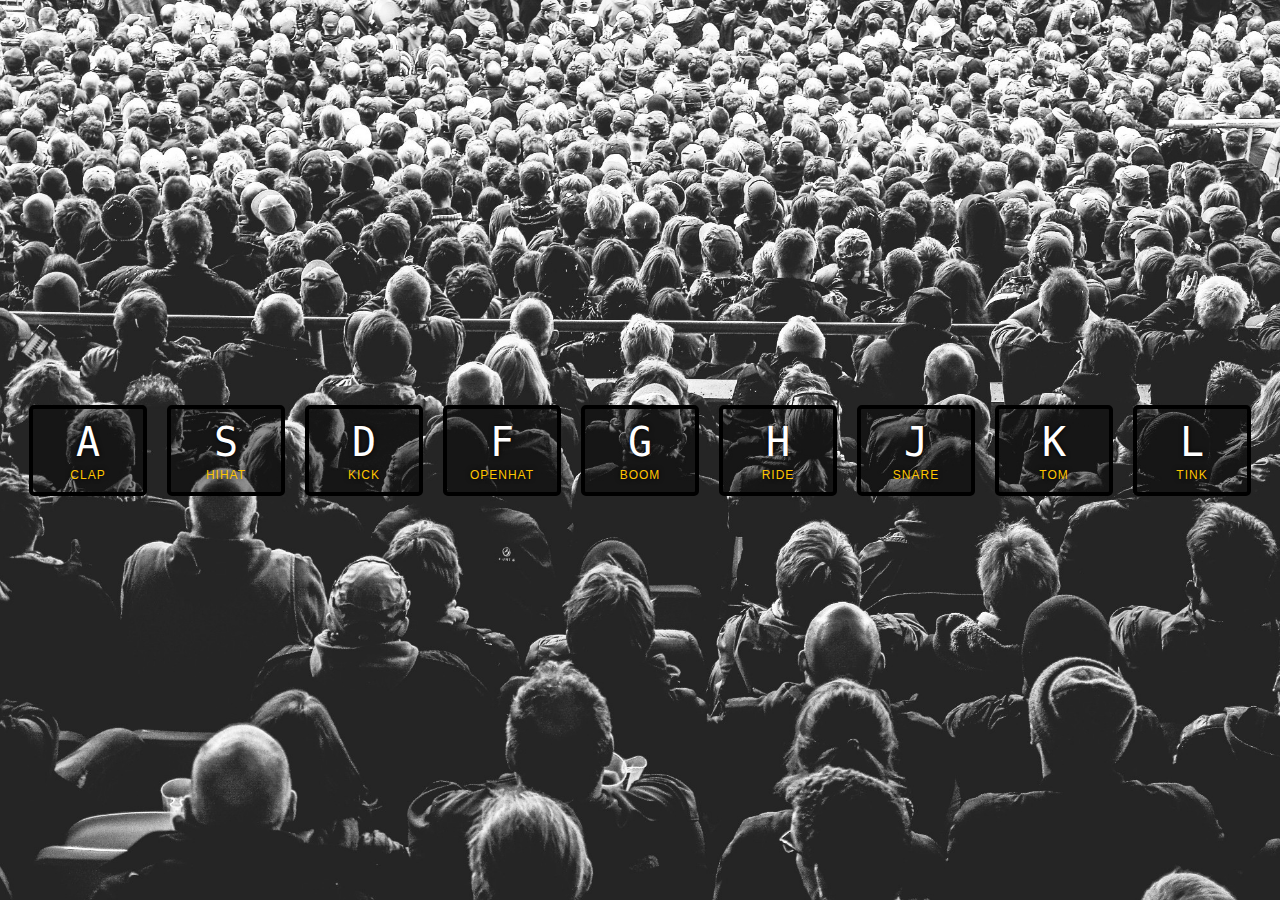
<file: JS30.01/index.html>
<!DOCTYPE html>
<html>
<head>
	<meta charset="utf-8">
	<title>JS30. Задание 1 JavaScript Drum Kit</title>
	<link rel="stylesheet" type="text/css" href="css/style.css">
</head>
<body>
	<div class="keys">
            <div id="65" class="key">
                <kbd>A</kbd>
                <span class="sound">clap</span>
            </div>
            <div id="83" class="key">
                <kbd>S</kbd>
                <span class="sound">hihat</span>
            </div>
            <div id="68" class="key">
                <kbd>D</kbd>
                <span class="sound">kick</span>
            </div>
            <div id="70" class="key">
                <kbd>F</kbd>
                <span class="sound">openhat</span>
            </div>
            <div id="71" class="key">
                <kbd>G</kbd>
                <span class="sound">boom</span>
            </div>
            <div id="72" class="key">
                <kbd>H</kbd>
                <span class="sound">ride</span>
            </div>
            <div id="74" class="key">
                <kbd>J</kbd>
                <span class="sound">snare</span>
            </div>
            <div id="75" class="key">
                <kbd>K</kbd>
                <span class="sound">tom</span>
            </div>
            <div id="76" class="key">
                <kbd>L</kbd>
                <span class="sound">tink</span>
            </div>
    </div>


        <audio id="65" src="sounds/clap.wav"></audio>
        <audio id="83" src="sounds/hihat.wav"></audio>
        <audio id="68" src="sounds/kick.wav"></audio>
        <audio id="70" src="sounds/openhat.wav"></audio>
        <audio id="71" src="sounds/boom.wav"></audio>
        <audio id="72" src="sounds/ride.wav"></audio>
        <audio id="74" src="sounds/snare.wav"></audio>
        <audio id="75" src="sounds/tom.wav"></audio>
        <audio id="76" src="sounds/tink.wav"></audio>
 
        <script src="script.js"></script>

</body>
</html>
</file>
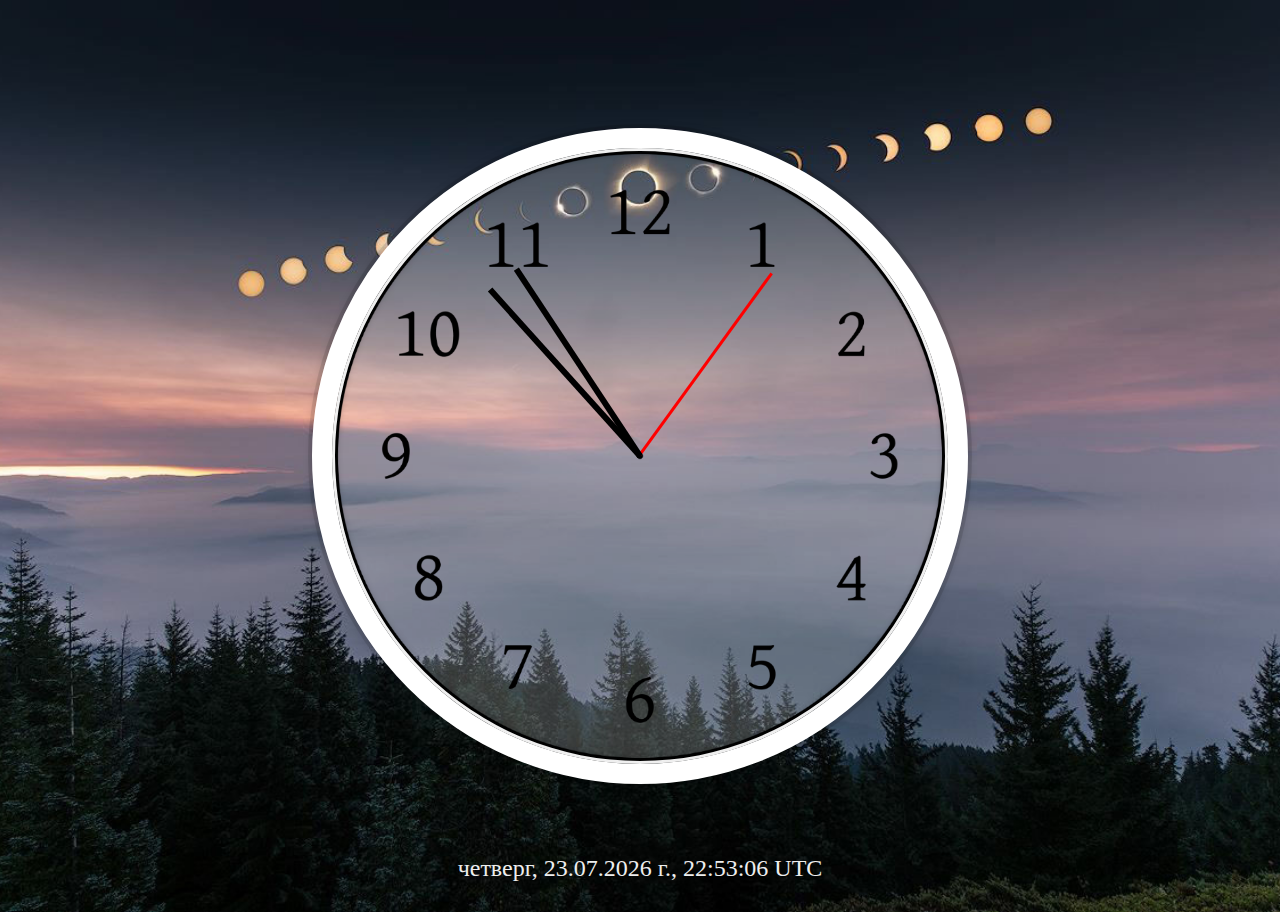
<file: JS30.02/index.html>
<!DOCTYPE html>
<html lang="en">
    <head>
        <meta charset="UTF-8">
        <title>JS + CSS Clock</title>
        <link rel="stylesheet" href="style.css">
    </head>
    <body>
        <div class="clock">
            <div class="clock-face">
                <div class="hand second-hand"></div>
                <div class="hand hour-hand"></div>
                <div class="hand min-hand"></div>               
            </div>
        </div>
        <div class="date"></div>
        <script src="script.js"></script>
    </body>
</html>
</file>
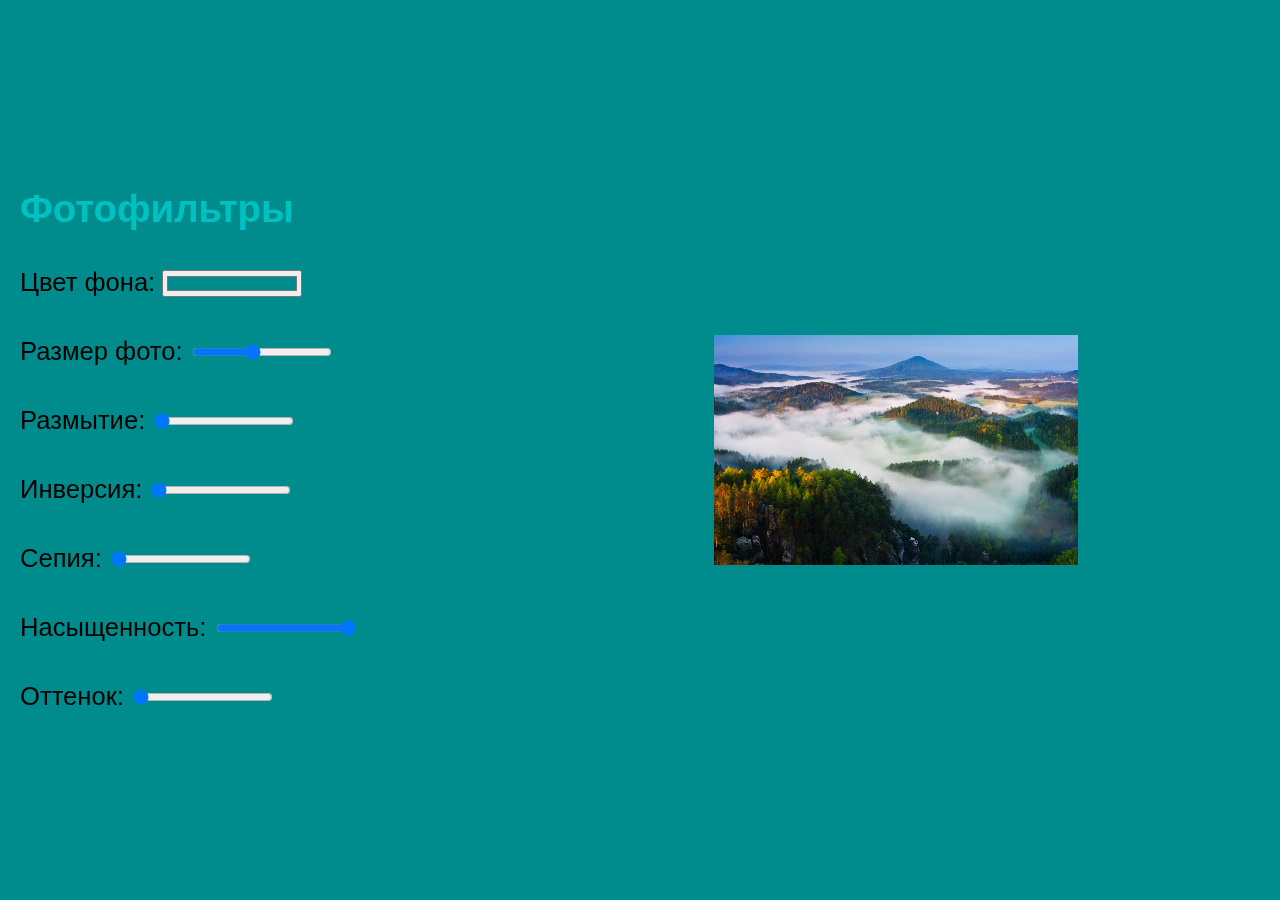
<file: JS30.03/index.html>
<!DOCTYPE html>
<html lang="ru">
    <head>
        <meta charset="UTF-8">
        <title>Scoped CSS Variables and JS</title>
        <link rel="stylesheet" href="style.css"> 
    </head>
    <body>
      <div class="container">
          <div class="controls">
              <h2 class='hl'>Фотофильтры</h2>

              <label>Цвет фона:
                  <input type="color" name="bas" value="#008C8C">
              </label><br>

              <label>Размер фото:
                  <input type="range" name="spacing" min="20" max="90" value="50" data-sizing="%">
              </label><br>

              <label>Размытие:
                  <input type="range" name="blur" min="0" max="10" value="0" data-sizing="px">
              </label><br>

              <label>Инверсия:
                  <input type="range" name="invert" min="0" max="100" value="0" data-sizing="%">
              </label><br>

              <label>Сепия:
                  <input type="range" name="sepia" min="0" max="100" value="0" data-sizing="%">
              </label><br>

              <label>Насыщенность:
                  <input type="range" name="saturate" min="0" max="100" value="100" data-sizing="%">
              </label><br>

              <label>Оттенок:
                  <input type="range" name="hue-rotate" min="0" max="360" value="0" data-sizing="deg">
              </label><br>
          </div>

          <div class="image">
              <img src="images/img1.jpg" alt="priroda">
          </div>          
      </div>


        <script src="script.js"></script>

    </body>
</html>
</file>
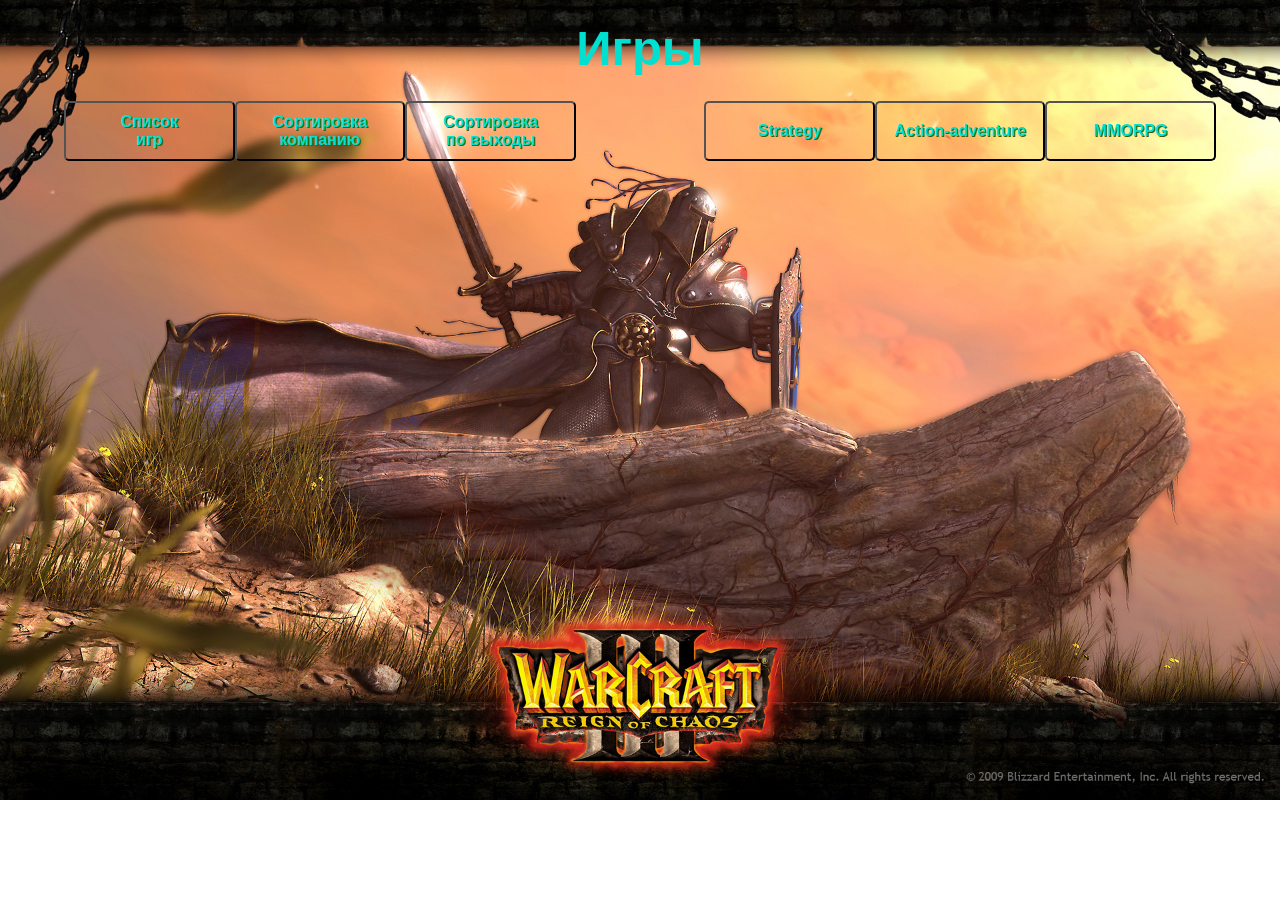
<file: JS30.04/index.html>
<!DOCTYPE html>
<html lang="ru">
    <head>
        <meta charset="UTF-8">
        <title>SPA</title>
        <link rel="stylesheet" href="style.css"> 
    </head>
    <body>
    <h1>Игры</h1>
     <div class="container">
         <div class="column">
             <div class="title">
                 <button id="#slide">Список<br> игр</button>
                 <button id="#slide1">Сортировка<br> компанию </button>
                 <button id="#slide2">Сортировка <br> по выходы</button>
             </div>
             <div class="list">          
             </div>
         </div>
    </div>
    <div class="container">
         <div class="column">
             <div class="title">
                 <button id="strategy">Strategy</button>
                 <button id="Action-adventure">Action-adventure</button>
                 <button id="MMORPG">MMORPG</button>
             </div>
             <div class="list">             
             </div>
         </div>
     </div>
      
    <script src="script.js"></script>
    </body>
</html>
</file>
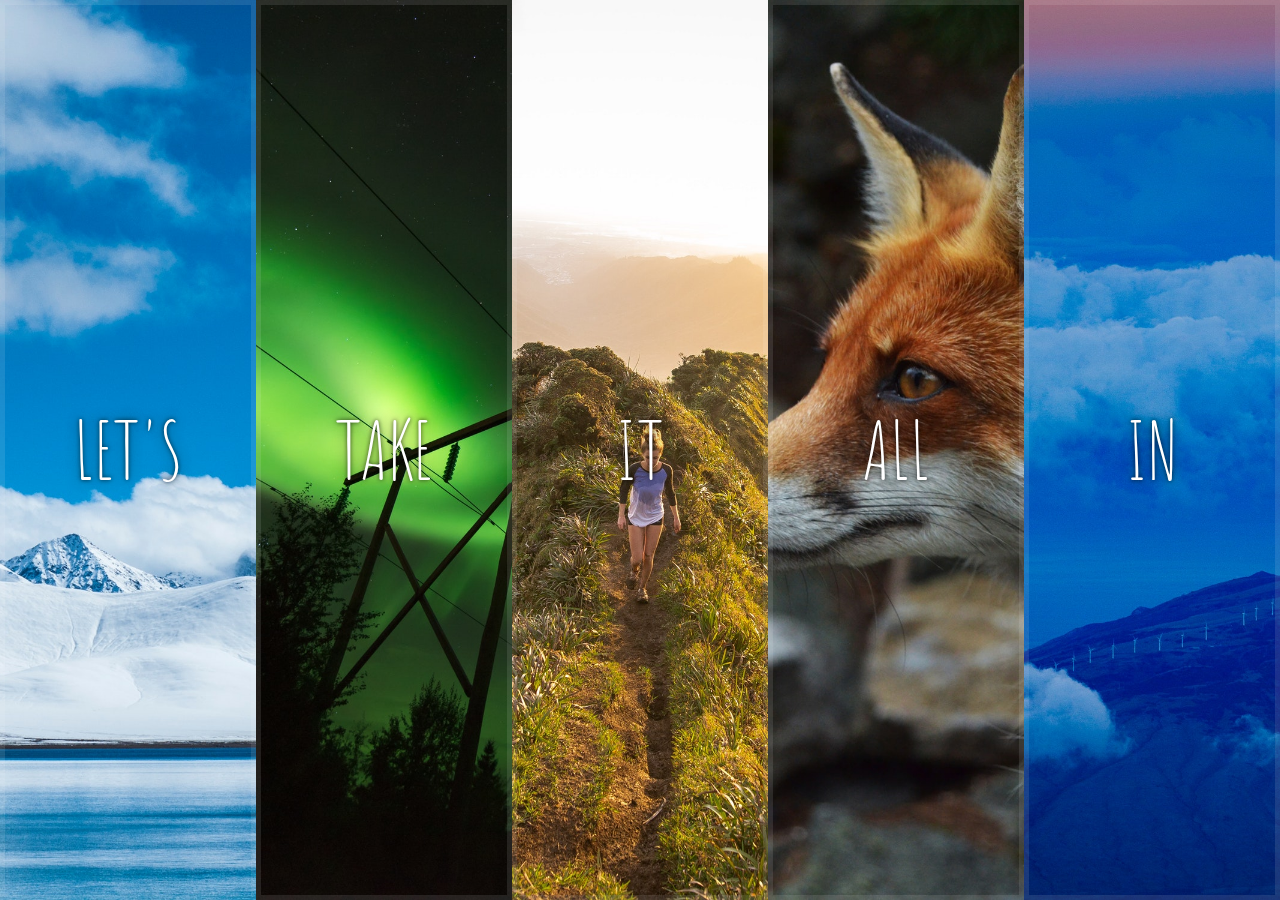
<file: JS30.05/index.html>
<!DOCTYPE html>
<html lang="en">
    <head>
        <meta charset="UTF-8">
        <title>Flex Panels 💪</title>
        <link href="https://fonts.googleapis.com/css?family=Amatic+SC" rel="stylesheet" type="text/css">
        <link rel="stylesheet" href="style.css">
    </head>
    <body>
        <div class="panels">
            <div class="panel panel1">
                <p>Hey</p>
                <p>Let's</p>
                <p>Dance</p>
            </div>
            <div class="panel panel2">
                <p>Give</p>
                <p>Take</p>
                <p>Receive</p>
            </div>
            <div class="panel panel3">
                <p>Experience</p>
                <p>It</p>
                <p>Today</p>
            </div>
            <div class="panel panel4">
                <p>Give</p>
                <p>All</p>
                <p>You can</p>
            </div>
            <div class="panel panel5">
                <p>Life</p>
                <p>In</p>
                <p>Motion</p>
            </div>
        </div>

        <script src="script.js"></script>
    </body>
</html>
</file>
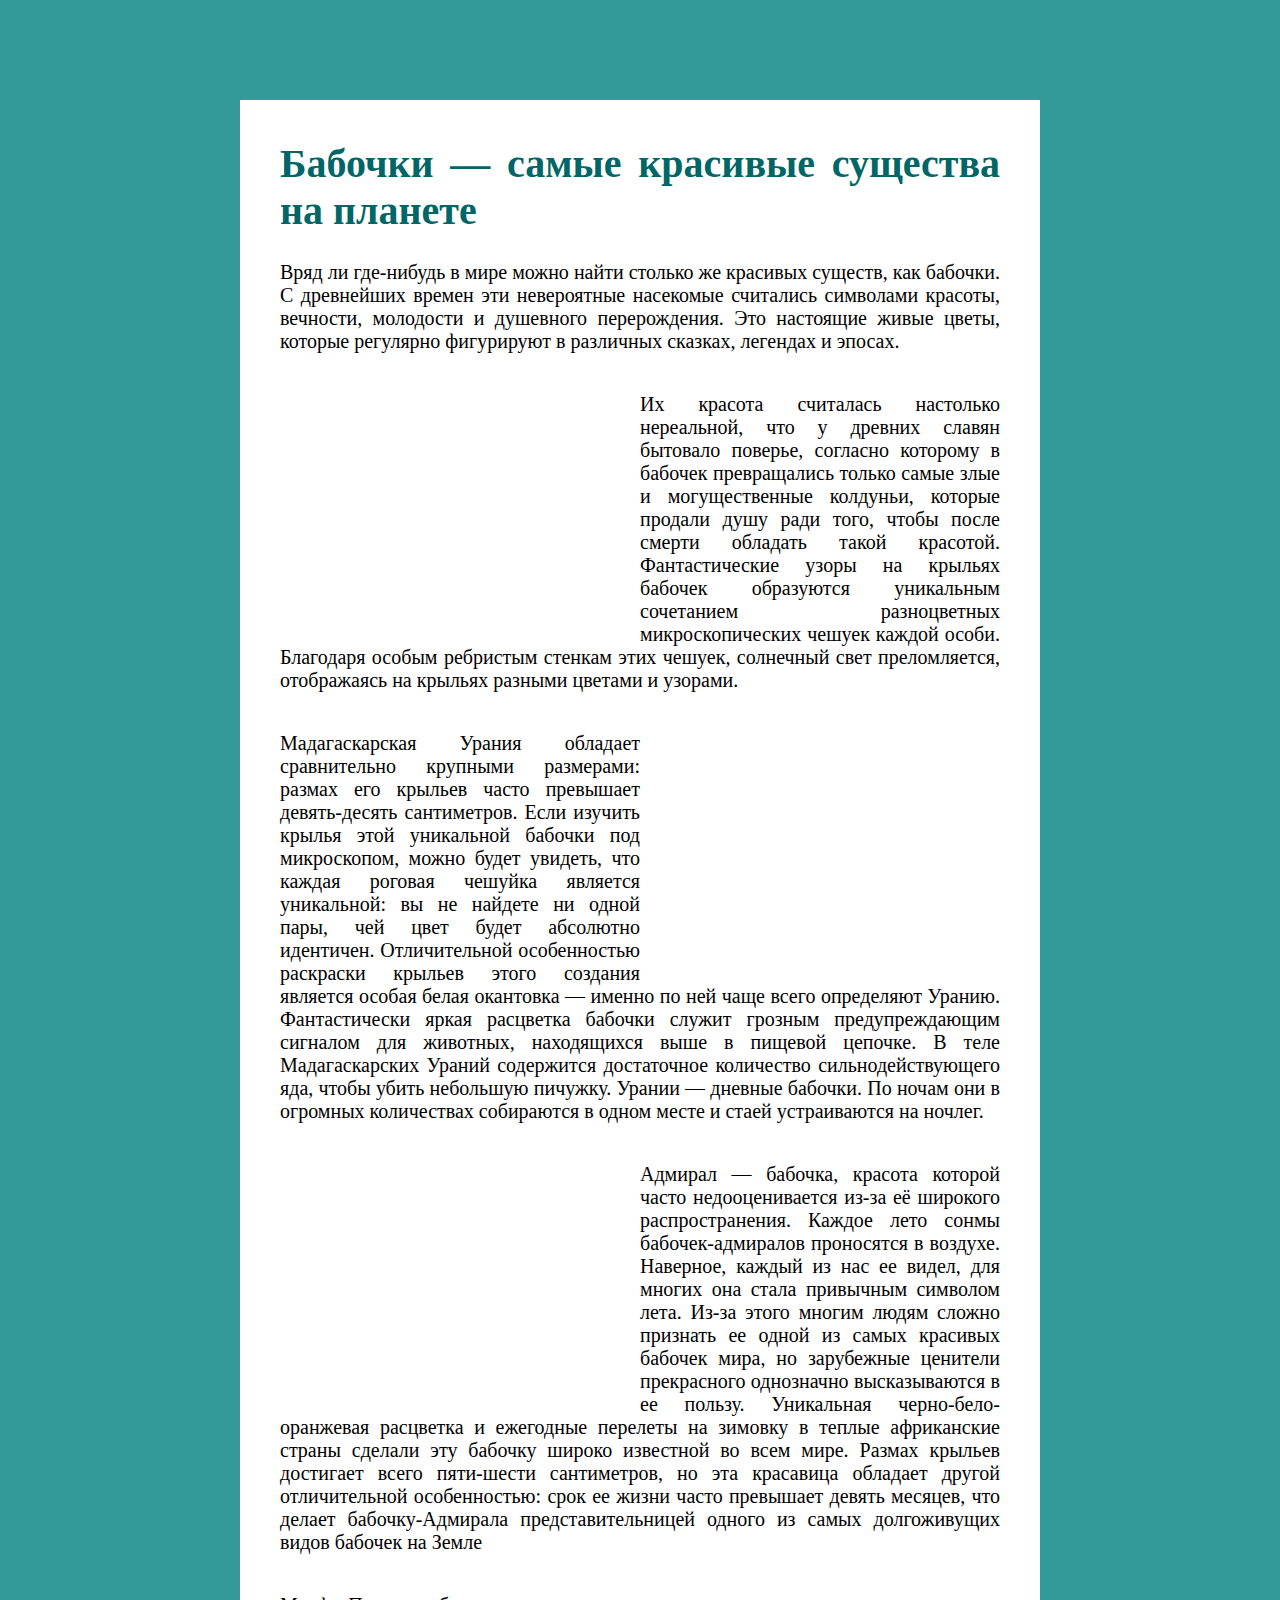
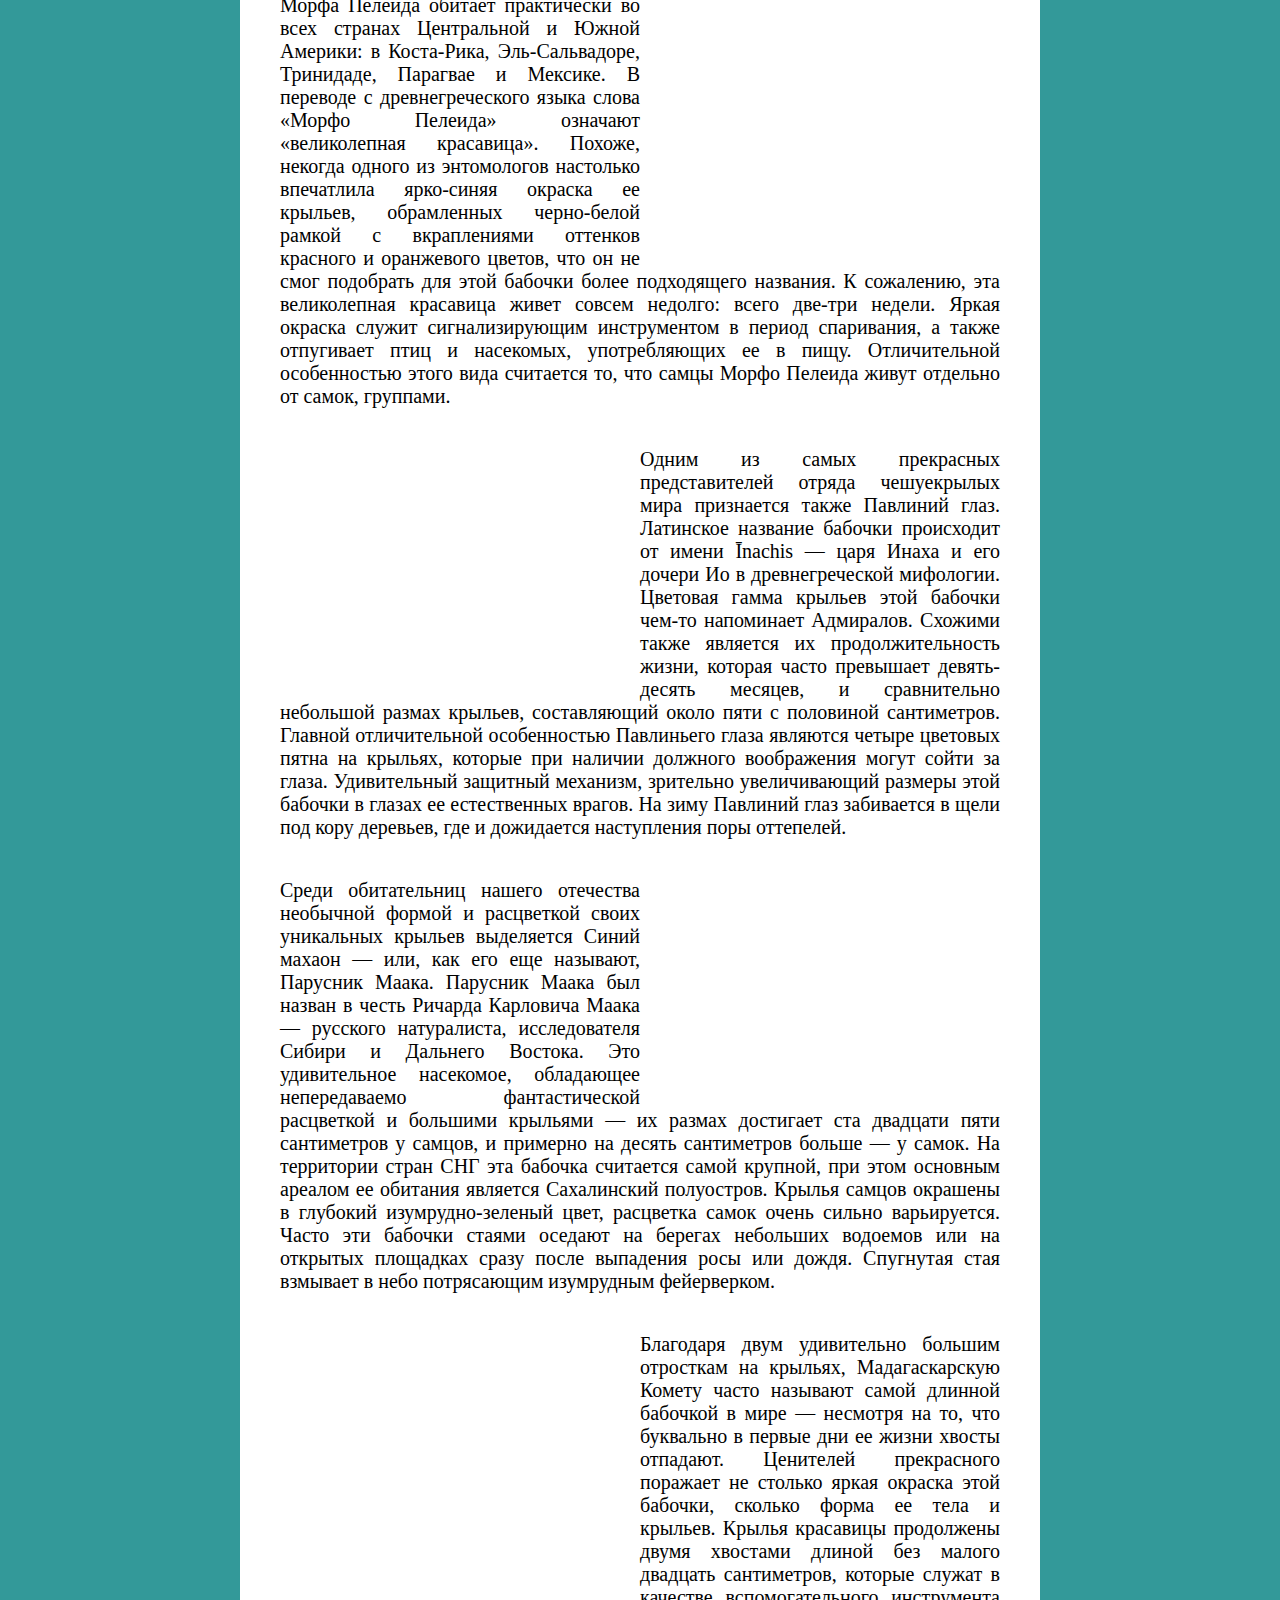
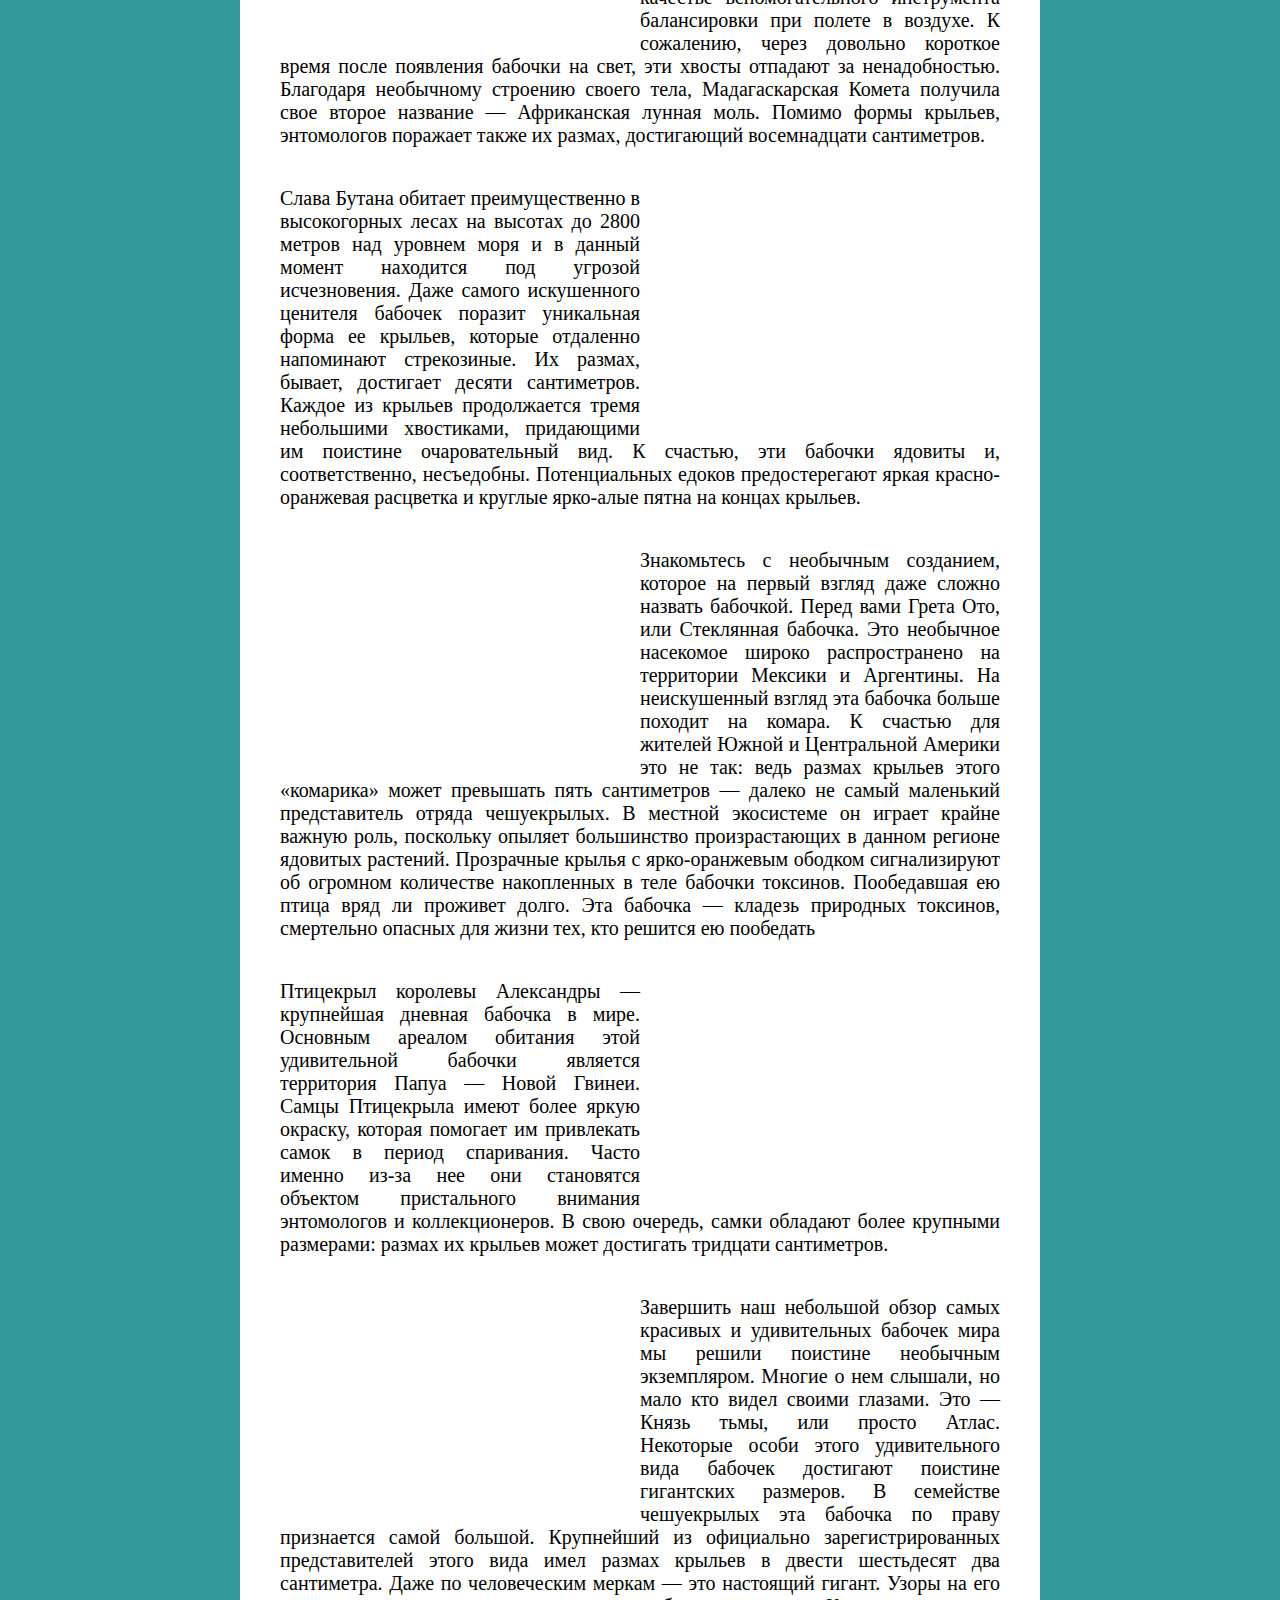
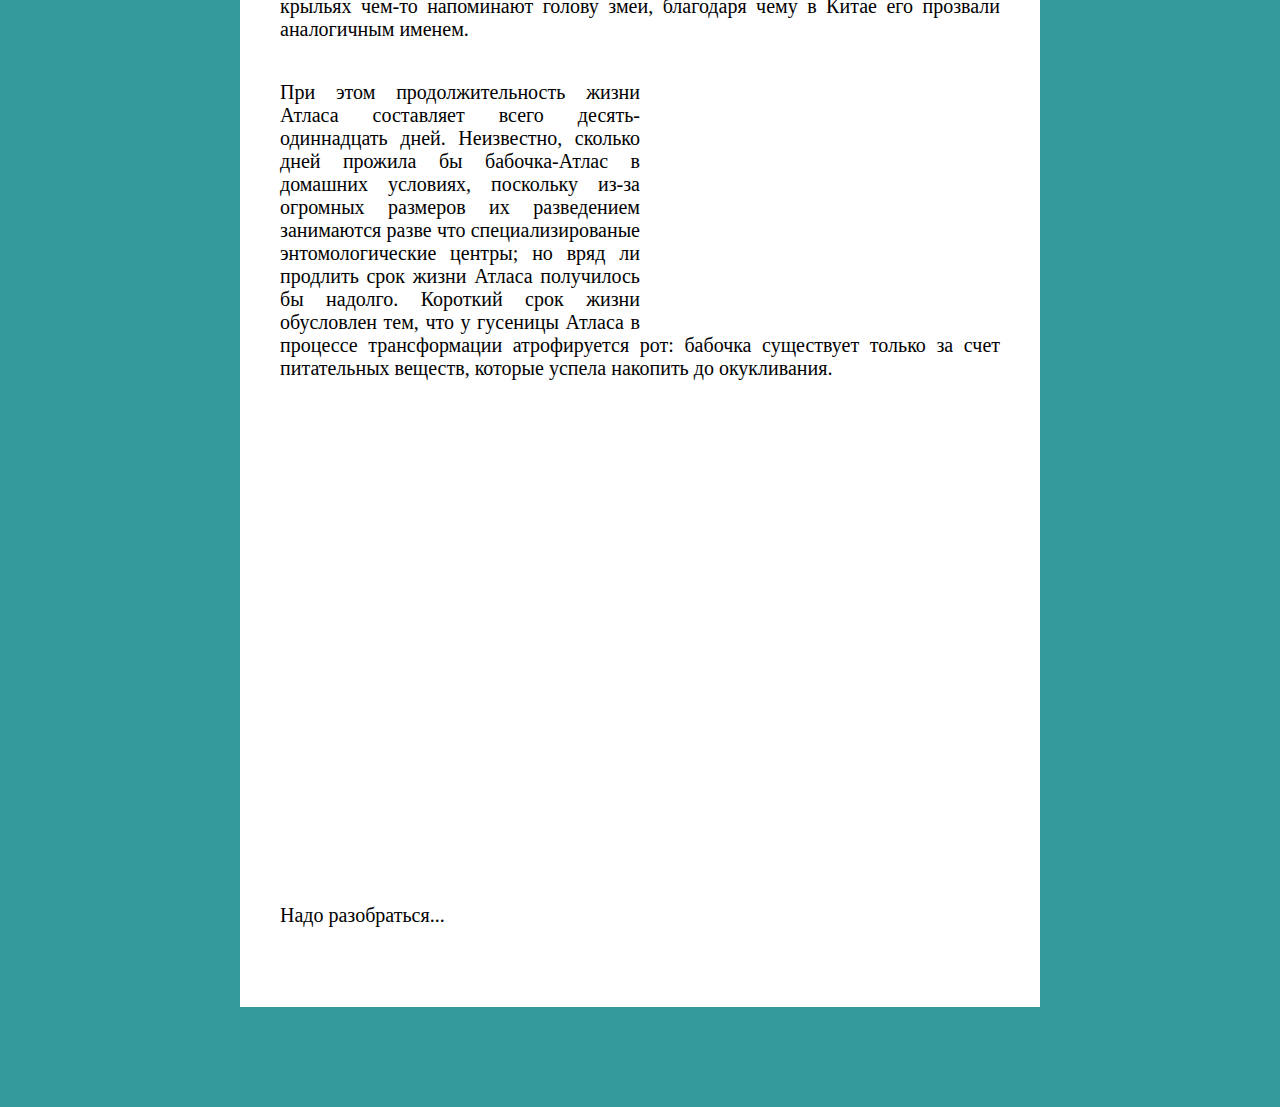
<file: JS30.13/index.html>
<!DOCTYPE html>
<html lang="ru">
<head>
  <meta charset="UTF-8">
    <title>Slide in on Scroll</title>
  <link rel="stylesheet" href="style.css">
</head>
<body>

  <div class="site-wrap">

      <h1>Бабочки — самые красивые существа на планете</h1>
              
      <p>Вряд ли где-нибудь в мире можно найти столько же красивых существ, как бабочки. С древнейших времен эти невероятные насекомые считались символами красоты, вечности, молодости и душевного перерождения. Это настоящие живые цветы, которые регулярно фигурируют в различных сказках, легендах и эпосах.</p>
      
      <img src="img/1.jpg" class="align-left slide-in" alt="">
      
      <p>Их красота считалась настолько нереальной, что у древних славян бытовало поверье, согласно которому в бабочек превращались только самые злые и могущественные колдуньи, которые продали душу ради того, чтобы после смерти обладать такой красотой. Фантастические узоры на крыльях бабочек образуются уникальным сочетанием разноцветных микроскопических чешуек каждой особи. Благодаря особым ребристым стенкам этих чешуек, солнечный свет преломляется, отображаясь на крыльях разными цветами и узорами.</p>

      <img src="img/2.jpg" class="align-right slide-in" alt="Мадагаскарская Урания.">
      
      <p>Мадагаскарская Урания обладает сравнительно крупными размерами: размах его крыльев часто превышает девять-десять сантиметров. Если изучить крылья этой уникальной бабочки под микроскопом, можно будет увидеть, что каждая роговая чешуйка является уникальной: вы не найдете ни одной пары, чей цвет будет абсолютно идентичен. Отличительной особенностью раскраски крыльев этого создания является особая белая окантовка — именно по ней чаще всего определяют Уранию. Фантастически яркая расцветка бабочки служит грозным предупреждающим сигналом для животных, находящихся выше в пищевой цепочке. В теле Мадагаскарских Ураний содержится достаточное количество сильнодействующего яда, чтобы убить небольшую пичужку. Урании — дневные бабочки. По ночам они в огромных количествах собираются в одном месте и стаей устраиваются на ночлег.</p>

      <img src="img/3.jpg" class="align-left slide-in" alt="Адмирал">
      
      <p>Адмирал — бабочка, красота которой часто недооценивается из-за её широкого распространения. Каждое лето сонмы бабочек-адмиралов проносятся в воздухе. Наверное, каждый из нас ее видел, для многих она стала привычным символом лета. Из-за этого многим людям сложно признать ее одной из самых красивых бабочек мира, но зарубежные ценители прекрасного однозначно высказываются в ее пользу. Уникальная черно-бело-оранжевая расцветка и ежегодные перелеты на зимовку в теплые африканские страны сделали эту бабочку широко известной во всем мире. Размах крыльев достигает всего пяти-шести сантиметров, но эта красавица обладает другой отличительной особенностью: срок ее жизни часто превышает девять месяцев, что делает бабочку-Адмирала представительницей одного из самых долгоживущих видов бабочек на Земле</p>

      <img src="img/4.jpg" class="align-right slide-in" alt="Морфо Пелеида.">
      
      <p>Морфа Пелеида обитает практически во всех странах Центральной и Южной Америки: в Коста-Рика, Эль-Сальвадоре, Тринидаде, Парагвае и Мексике. В переводе с древнегреческого языка слова «Морфо Пелеида» означают «великолепная красавица». Похоже, некогда одного из энтомологов настолько впечатлила ярко-синяя окраска ее крыльев, обрамленных черно-белой рамкой с вкраплениями оттенков красного и оранжевого цветов, что он не смог подобрать для этой бабочки более подходящего названия. К сожалению, эта великолепная красавица живет совсем недолго: всего две-три недели. Яркая окраска служит сигнализирующим инструментом в период спаривания, а также отпугивает птиц и насекомых, употребляющих ее в пищу. Отличительной особенностью этого вида считается то, что самцы Морфо Пелеида живут отдельно от самок, группами.</p>

      <img src="img/5.jpg" class="align-left slide-in" alt="Павлиний глаз">
      
      <p>Одним из самых прекрасных представителей отряда чешуекрылых мира признается также Павлиний глаз. Латинское название бабочки происходит от имени Īnachis — царя Инаха и его дочери Ио в древнегреческой мифологии. Цветовая гамма крыльев этой бабочки чем-то напоминает Адмиралов. Схожими также является их продолжительность жизни, которая часто превышает девять-десять месяцев, и сравнительно небольшой размах крыльев, составляющий около пяти с половиной сантиметров. Главной отличительной особенностью Павлиньего глаза являются четыре цветовых пятна на крыльях, которые при наличии должного воображения могут сойти за глаза. Удивительный защитный механизм, зрительно увеличивающий размеры этой бабочки в глазах ее естественных врагов. На зиму Павлиний глаз забивается в щели под кору деревьев, где и дожидается наступления поры оттепелей.</p>

      <img src="img/6.jpg" class="align-right slide-in" alt="Парусник Маака">
      
      <p>Среди обитательниц нашего отечества необычной формой и расцветкой своих уникальных крыльев выделяется Синий махаон — или, как его еще называют, Парусник Маака. Парусник Маака был назван в честь Ричарда Карловича Маака — русского натуралиста, исследователя Сибири и Дальнего Востока. Это удивительное насекомое, обладающее непередаваемо фантастической расцветкой и большими крыльями — их размах достигает ста двадцати пяти сантиметров у самцов, и примерно на десять сантиметров больше — у самок. На территории стран СНГ эта бабочка считается самой крупной, при этом основным ареалом ее обитания является Сахалинский полуостров. Крылья самцов окрашены в глубокий изумрудно-зеленый цвет, расцветка самок очень сильно варьируется. Часто эти бабочки стаями оседают на берегах небольших водоемов или на открытых площадках сразу после выпадения росы или дождя. Спугнутая стая взмывает в небо потрясающим изумрудным фейерверком.</p>

      <img src="img/7.jpg" class="align-left slide-in" alt="Мадагаскарская Комета">
      
      <p>Благодаря двум удивительно большим отросткам на крыльях, Мадагаскарскую Комету часто называют самой длинной бабочкой в мире — несмотря на то, что буквально в первые дни ее жизни хвосты отпадают. Ценителей прекрасного поражает не столько яркая окраска этой бабочки, сколько форма ее тела и крыльев. Крылья красавицы продолжены двумя хвостами длиной без малого двадцать сантиметров, которые служат в качестве вспомогательного инструмента балансировки при полете в воздухе. К сожалению, через довольно короткое время после появления бабочки на свет, эти хвосты отпадают за ненадобностью. Благодаря необычному строению своего тела, Мадагаскарская Комета получила свое второе название — Африканская лунная моль. Помимо формы крыльев, энтомологов поражает также их размах, достигающий восемнадцати сантиметров.</p>

      <img src="img/8.jpg" class="align-right slide-in" alt="Слава Бутана">
      
      <p>Слава Бутана обитает преимущественно в высокогорных лесах на высотах до 2800 метров над уровнем моря и в данный момент находится под угрозой исчезновения. Даже самого искушенного ценителя бабочек поразит уникальная форма ее крыльев, которые отдаленно напоминают стрекозиные. Их размах, бывает, достигает десяти сантиметров. Каждое из крыльев продолжается тремя небольшими хвостиками, придающими им поистине очаровательный вид. К счастью, эти бабочки ядовиты и, соответственно, несъедобны. Потенциальных едоков предостерегают яркая красно-оранжевая расцветка и круглые ярко-алые пятна на концах крыльев.</p>

      <img src="img/9.jpg" class="align-left slide-in" alt="Стеклянная бабочка">
      
      <p>Знакомьтесь с необычным созданием, которое на первый взгляд даже сложно назвать бабочкой. Перед вами Грета Ото, или Стеклянная бабочка. Это необычное насекомое широко распространено на территории Мексики и Аргентины. На неискушенный взгляд эта бабочка больше походит на комара. К счастью для жителей Южной и Центральной Америки это не так: ведь размах крыльев этого «комарика» может превышать пять сантиметров — далеко не самый маленький представитель отряда чешуекрылых. В местной экосистеме он играет крайне важную роль, поскольку опыляет большинство произрастающих в данном регионе ядовитых растений. Прозрачные крылья с ярко-оранжевым ободком сигнализируют об огромном количестве накопленных в теле бабочки токсинов. Пообедавшая ею птица вряд ли проживет долго. Эта бабочка — кладезь природных токсинов, смертельно опасных для жизни тех, кто решится ею пообедать</p>

      <img src="img/10.jpg" class="align-right slide-in" alt="Птицекрыл королевы Александры">
      
      <p>Птицекрыл королевы Александры — крупнейшая дневная бабочка в мире. Основным ареалом обитания этой удивительной бабочки является территория Папуа — Новой Гвинеи. Самцы Птицекрыла имеют более яркую окраску, которая помогает им привлекать самок в период спаривания. Часто именно из-за нее они становятся объектом пристального внимания энтомологов и коллекционеров. В свою очередь, самки обладают более крупными размерами: размах их крыльев может достигать тридцати сантиметров.</p>

      <img src="img/11.jpg" class="align-left slide-in" alt="Атлас">
      
      <p>Завершить наш небольшой обзор самых красивых и удивительных бабочек мира мы решили поистине необычным экземпляром. Многие о нем слышали, но мало кто видел своими глазами. Это — Князь тьмы, или просто Атлас. Некоторые особи этого удивительного вида бабочек достигают поистине гигантских размеров. В семействе чешуекрылых эта бабочка по праву признается самой большой. Крупнейший из официально зарегистрированных представителей этого вида имел размах крыльев в двести шестьдесят два сантиметра. Даже по человеческим меркам — это настоящий гигант. Узоры на его крыльях чем-то напоминают голову змеи, благодаря чему в Китае его прозвали аналогичным именем. </p>
      
      <img src="img/13.jpg" class="align-right slide-in" alt="Атлас">
      
      <p>При этом продолжительность жизни Атласа составляет всего десять-одиннадцать дней. Неизвестно, сколько дней прожила бы бабочка-Атлас в домашних условиях, поскольку из-за огромных размеров их разведением занимаются разве что специализированые энтомологические центры; но вряд ли продлить срок жизни Атласа получилось бы надолго. Короткий срок жизни обусловлен тем, что у гусеницы Атласа в процессе трансформации атрофируется рот: бабочка существует только за счет питательных веществ, которые успела накопить до окукливания.</p>

      <img src="img/12.jpg" class="align-left slide-in big" alt="Бабочки">

      <p> Надо разобраться...</p>
  </div>

  <script src="script.js" defer></script>
</body>
</html>
</file>
<file: JS30.01/css/style.css>
html {
  font-size: 10px;
  background: url("../images/background.jpg") bottom center;
  background-size: cover;
}

body,html {
  margin: 0;
  padding: 0;
  font-family: sans-serif;
}

.keys {
  display: flex;
  flex: 1;
  min-height: 100vh;
  align-items: center;
  justify-content: center;
}

.key {
  border: .4rem solid black;
  border-radius: .5rem;
  margin: 1rem;
  font-size: 1.5rem;
  padding: 1rem .5rem;
  transition: all .07s ease;
  width: 10rem;
  text-align: center;
  color: white;
  background: rgba(0,0,0,0.4);
  text-shadow: 0 0 .5rem black;
}

.playing {
  transform: scale(1.1);
  border-color: #ffc600;
  box-shadow: 0 0 1rem #ffc600;
}

kbd {
  display: block;
  font-size: 4rem;
}

.sound {
  font-size: 1.2rem;
  text-transform: uppercase;
  letter-spacing: .1rem;
  color: #ffc600;
}
</file>
<file: JS30.02/style.css>
html {
    min-height: 100vh;
    background: #333333 url("images/background.jpg"); 
    background-position: center 75%;
    background-size: cover;
    text-align: center;
    font-size: 14px;
    
}

body {
    font-size: 2rem;
    display: flex;
    flex: 1;
    align-items: center;
}

.clock {
    width: 20em;
    height: 20em;
    border: 20px solid white;
    border-radius: 50%;
    background: rgba(255, 255, 255, 0.2) url("images/clock.png"); 
    background-size: cover;
    margin: 120px auto;
    position: relative;
    padding: 2rem;
    box-shadow:
        0 0 0 4px rgba(0,0,0,0.1),
        inset 0 0 0 3px #EFEFEF,
        inset 0 0 10px black,
        0 0 10px rgba(0,0,0,0.2);
}

.clock-face {
    position: relative;
    width: 100%;
    height: 100%;
    transform: translateY(-3px); /* account for the height of the clock hands */
}

.hand {
    width: 80%;
    height: 6px;
    background: linear-gradient(to right, #000 50%, transparent 50%);
    position: absolute;
    top: 50%;
    left: 10%;
}

.second-hand {
    height: 3px;
    background: linear-gradient(to right, red 50%, transparent 50%);
}

.date {
    margin: auto;
    position: absolute;
    top: 95%; 
    left: 0; 
    bottom: 5%; 
    right: 0;
    color: #eeeeee;
    font-size: 24px;
}
</file>
<file: JS30.03/style.css>
body {
    min-width: 600px;
    font-family: 'helvetica neue', sans-serif;
    font-weight: 100;
    font-size: 4vw;
}

.container {
    display: flex;
    flex-direction: row;
    box-sizing: border-box;
}

.controls {    
    position: fixed;
    width: 40%;
    min-height: 100%;
    top: 0;
    left: 0;
    display: flex;
    flex-direction: column;
    align-items: left;
    justify-content: center; 
    overflow: auto; 
    box-sizing: border-box;
    text-align: left;
    padding: 20px 0 20px 20px;
    font-size: 2vw;
}

.image { 
    position: fixed;
    width: 60%;
    height: 100%;
    top: 0;
    left: 40%;
    display: flex;
    align-items: center;
    justify-content: center; 
    overflow: auto; 
    box-sizing: border-box;
    padding: 20px;
}

img {
    display: block;
    max-height: 90vh;
    max-width: 90vh;
}

input {
    width:140px;
}

label:hover {
    line-height: 40px;
    color:red;
}

label {
    line-height: 40px;
}

body {
    background-color: var(--bas, #008C8C);
}

img {
    width: var(--spacing, 50%);
   filter: blur(var(--blur, 0px)) invert(var(--invert, 0%)) sepia(var(--sepia, 0%))  saturate(var(--saturate, 100%)) hue-rotate(var(--hue-rotate, 0deg));
}

.hl {
    color: var(--base, #008C8C);
    filter: hue-rotate(180deg) invert(100%) contrast(140%);
}

@media(max-width: 890px) {
    .container {
        flex-direction: column;
    }
    
    .controls {
        font-size: 16px;
    }
}
</file>
<file: JS30.04/style.css>
* {
    padding: 0;
    margin: 0;
    box-sizing: border-box;
    outline: 0;
    outline-offset: 0;
}


body {
    width: 100%;
    font-family: 'helvetica neue', sans-serif;
    background: #ffffff url("images/wall1-1920x1200.jpg");
    background-size: cover;
    background-repeat: no-repeat;
}

h1 {
     color:#00e0d0;
    text-align: center;
    margin: 20px;
    font-size: 49px;
}

.container {
    float: left;
    width: 50%;
}

.title {
    margin: auto;
    text-align: center;
    padding-top: 5px;
}

.column {
    width: 80%;
    margin: 0 auto;
    min-height: 680px;
    border-radius: 5px;
    font-size: 0;
}

button {
    box-sizing: border-box;
    width: 33.3%;
    height: 60px;
    display: inline-block;
    font-family: Arial, "Helvetica", sans-serif;
    font-size: 16px;
    font-weight: bold;
    text-align: center;
    text-shadow: 1px 1px 0px #395C09;
    margin: 0 auto;
    padding: 2px;
    cursor: pointer;
    border-radius: 5px;
    color: #00e0d0; 
background: rgba(0, 0, 0, 0); /* прозрачность фона*/
}

button:active {
    top:3px;
    box-shadow: inset 0px 1px 0px #94C650, 0px 2px 0px 0px #395C09, 0px 5px 3px #999;
}

.list {
    width: 100%;
    padding: 20px 15px 15px;
    font-size: 16px;
    height: 100%;
}

.list p {
    padding: 5px;
    color:#00e0d0;
}
</file>
<file: JS30.05/style.css>
html {
    box-sizing: border-box;
    background: #ffc600;
    font-family: "helvetica neue";
    font-size: 20px;
    font-weight: 200;
}
body {
    margin: 0;
}
*, *:before, *:after {
    box-sizing: inherit;
}

.panels {
    min-height: 100vh;
    overflow: hidden;
    display: flex;
}

.panel {
    background: #6B0F9C;
    box-shadow: inset 0 0 0 5px rgba(255,255,255,0.1);
    color: white;
    text-align: center;
    align-items: center;
    /* Safari transitionend event.propertyName === flex */
    /* Chrome + FF transitionend event.propertyName === flex-grow */
    transition:
        font-size 0.7s cubic-bezier(0.61,-0.19, 0.7,-0.11),
        flex 0.7s cubic-bezier(0.61,-0.19, 0.7,-0.11),
        background 0.2s;
    font-size: 20px;
    background-size: cover;
    background-position: center;
    flex: 1;
    justify-content: center;
    display: flex;
    flex-direction: column;
}

.panel1 { background-image:url("images/panel1.jpg"); }
.panel2 { background-image:url("images/panel2.jpg"); }
.panel3 { background-image:url("images/panel3.jpg"); }
.panel4 { background-image:url("images/panel4.jpg"); }
.panel5 { background-image:url("images/panel5.jpg"); }

/* Flex Items */
.panel > * {
    margin:0;
    width: 100%;
    transition:transform 0.5s;
    flex: 1 0 auto;
    display:flex;
    justify-content: center;
    align-items: center;
}

.panel > *:first-child { transform: translateY(-100%); }
.panel.open-active > *:first-child { transform: translateY(0); }
.panel > *:last-child { transform: translateY(100%); }
.panel.open-active > *:last-child { transform: translateY(0); }

.panel p {
    text-transform: uppercase;
    font-family: "Amatic SC", cursive;
    text-shadow:0 0 4px rgba(0, 0, 0, 0.72), 0 0 14px rgba(0, 0, 0, 0.45);
    font-size: 2em;
}
.panel p:nth-child(2) {
    font-size: 4em;
}

.panel.open {
    flex: 3;
    font-size: 40px;
}

.cta {
    color: white;
    text-decoration: none;
}
</file>
<file: JS30.13/style.css>
html {
    box-sizing: border-box;
    min-width: 800px;
    background: #339999;
    font-family: "helvetica neue";
    font-size: 20px;
    font-weight: 200;
}

a {
    font-size: 14px;
}

body {
    margin: 0;
}

*, *:before, *:after {
    box-sizing: inherit;
}

h1 {
    margin-top: 0;
    color: #006666;
}

.site-wrap {
    max-width: 800px;
    margin: 100px auto;
    background: white;
    padding: 40px;
    text-align: justify;
}

img {
    width: 340px;
    padding: 5px 20px 20px;
}

p {
    margin: 20px 0 40px;
}

img.big {
    width: 720px;  
}

.align-left {
    float: left;
    margin-right: 20px;
}

.align-right {
    float: right;
    margin-left: 20px;
}

.slide-in {
    opacity: 0;
    transition: all .5s;
}

.align-left.slide-in {
    transform: translateX(-30%) scale(0.95);
}

.align-right.slide-in {
    transform: translateX(30%) scale(0.95);
}

.slide-in.active {
    opacity:1;
    transform:translateX(0%) scale(1);
}
</file>
